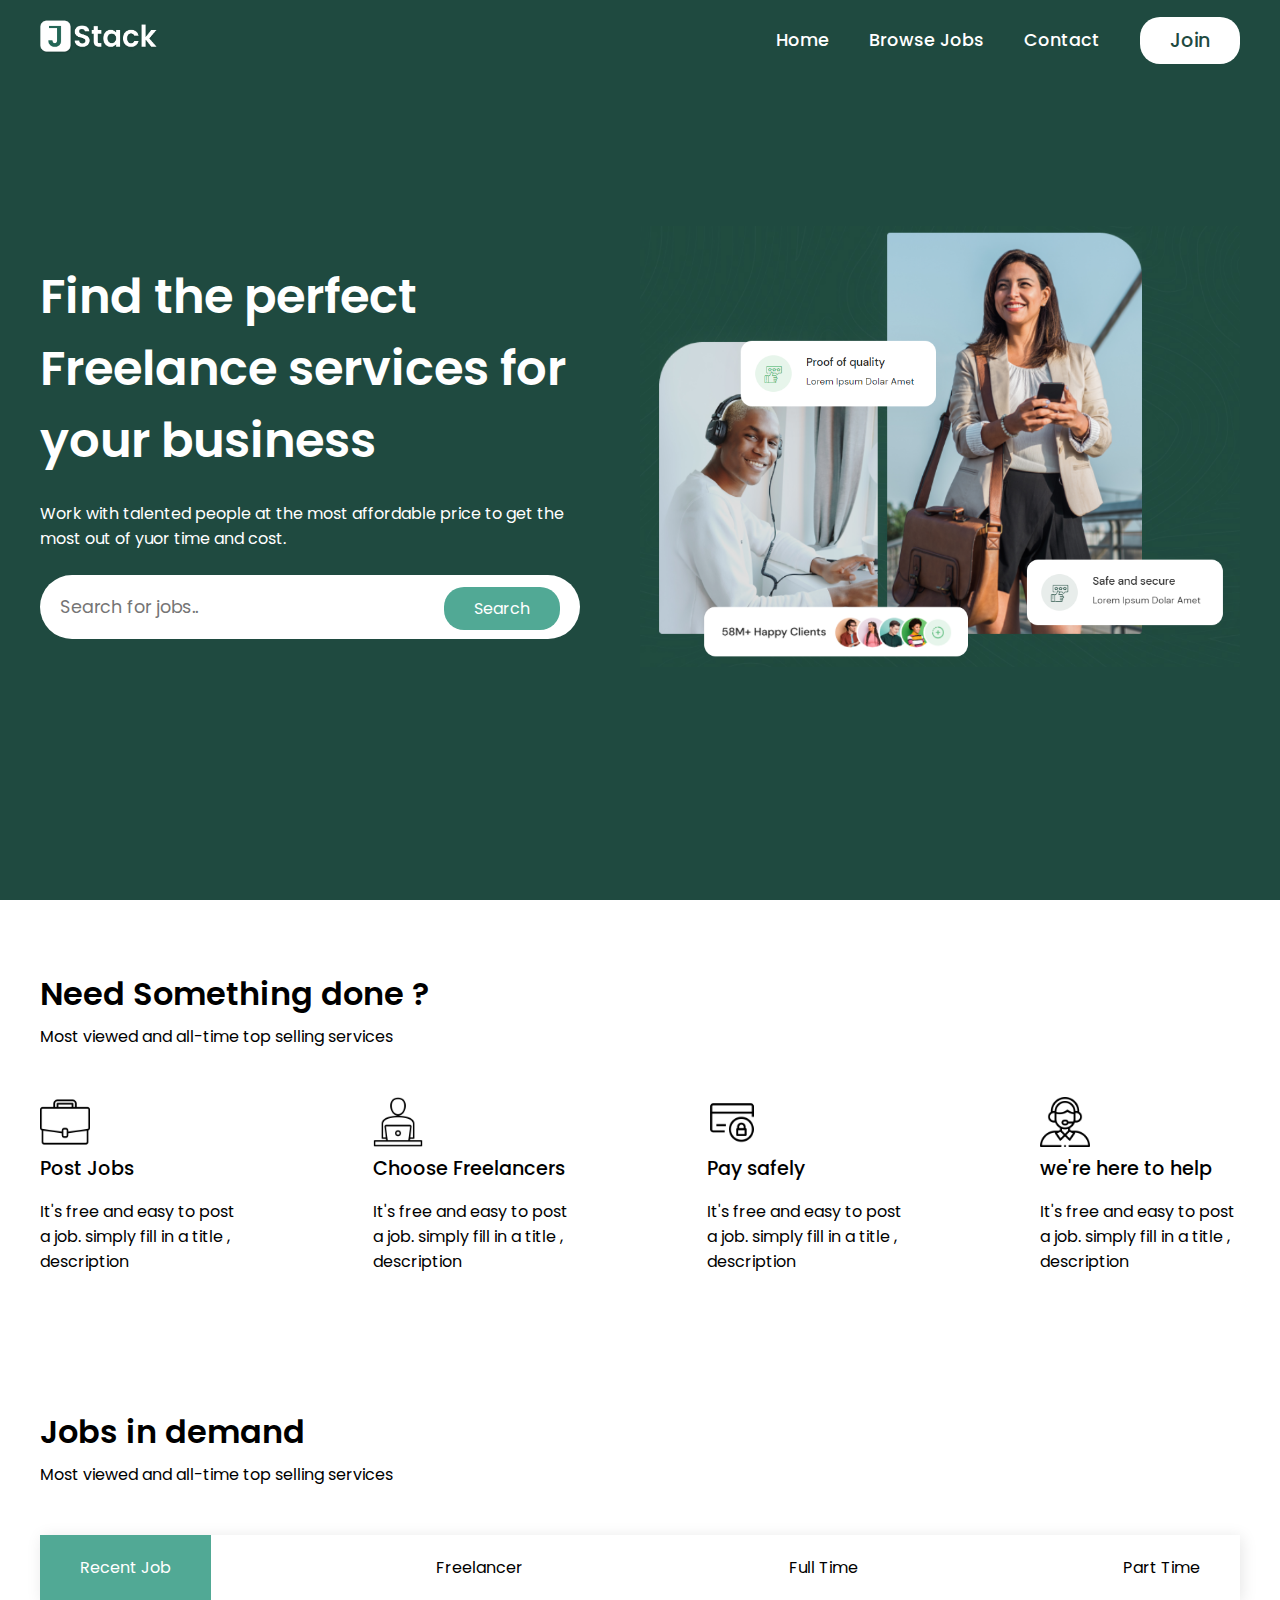
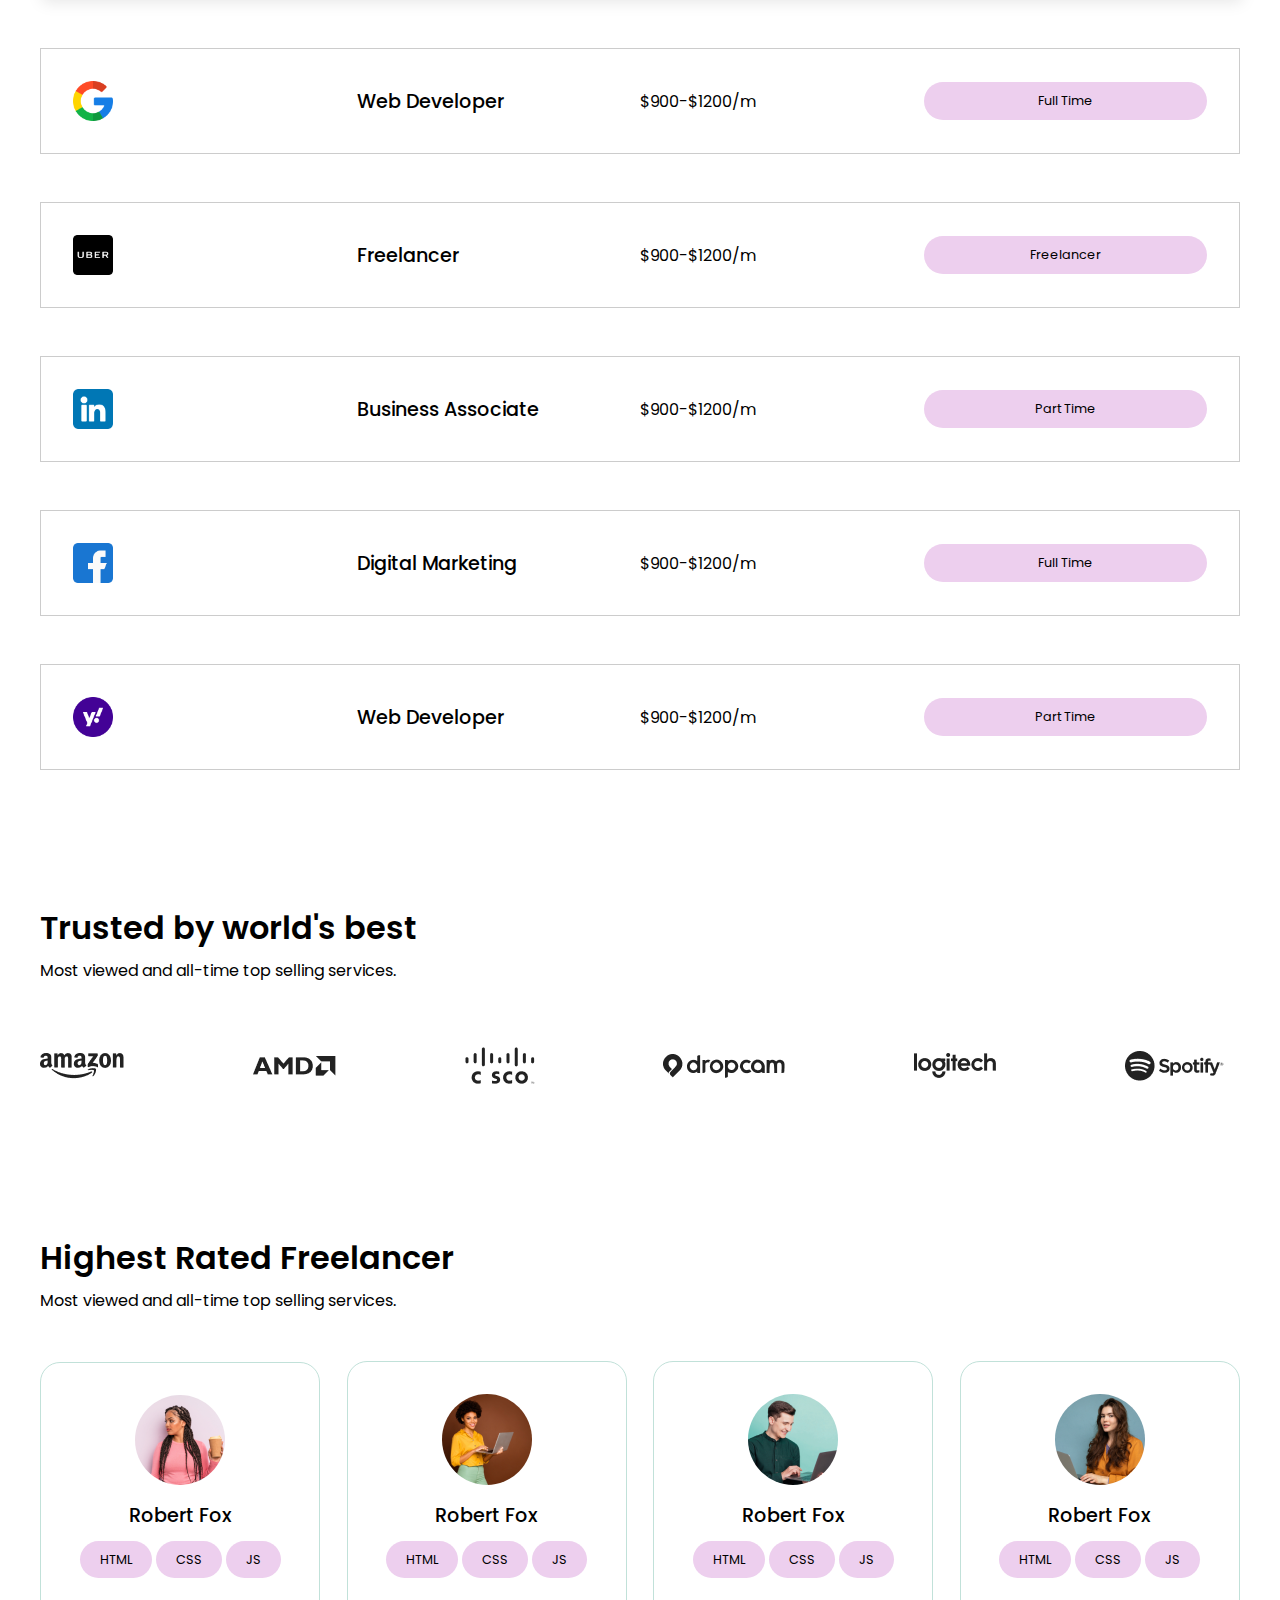
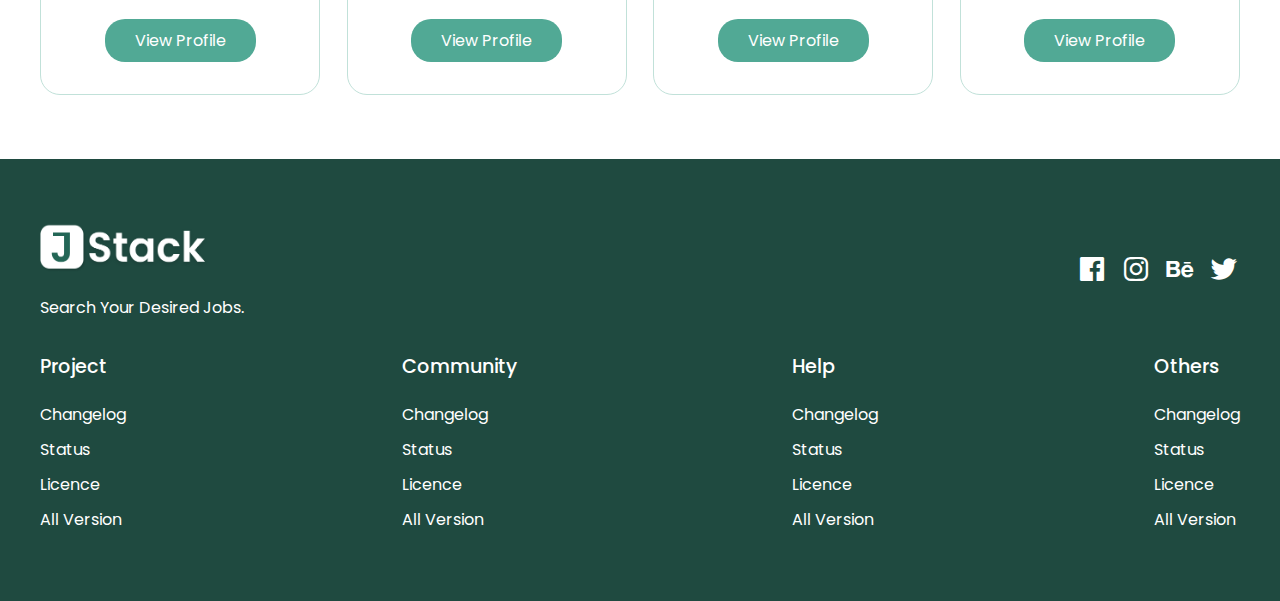
<file: index.html>
<!DOCTYPE html>
<html lang="en">

<head>
    <meta charset="UTF-8">
    <meta name="viewport" content="width=device-width, initial-scale=1.0">
    <title>JSTACK - Job Search</title>
    <link href='https://unpkg.com/boxicons@2.1.4/css/boxicons.min.css' rel='stylesheet'>

    <link rel="stylesheet" href="css/style.css">
</head>

<body>
    <!-- //Header section -->
    
    <header>

        <div id="navbar" class="obj-width">
            <a href="index.html"><img class="logo" src="assets/images/logo.png" alt=""></a>
            <ul id="menu">
                <li><a href="">Home</a></li>
                <li><a href="jobs/job.html">Browse Jobs</a></li>
                <li><a href="contact.html">Contact</a></li>
                <li><button id="w-button">Join</button></li>

            </ul>
            <i id="bar" class='bx bx-menu'></i>
        </div>
    </header>

    <!-- Hero Section -->
    <section class="hero">
        <div class="hero-box obj-width">
            <div class="h-left">
                <h1>Find the perfect Freelance services for your business</h1>
                <p>Work with talented people at the most
                    affordable price to get the most out of yuor time and cost.</p>

                <div class="search">
                    <input type="text" placeholder="Search for jobs..">
                    <a href="#" id="g-button">Search</a>
                </div>

            </div>

            <div class="h-right">
                <img src="assets/images/hero.PNG" alt="">

            </div>
        </div>

    </section>

    <!-- features section -->

    <section class="features sec-space obj-width">
        <h2>Need Something done ?</h2>
        <p>Most viewed and all-time top selling services</p>

        <div class="fe-box">
            <div>
                <img src="assets/images/fe 1.png" alt="">
                <h3>Post Jobs</h3>
                <p>It's free and easy to post a job. simply fill in a title , description</p>
            </div>

            <div>
                <img src="assets/images/fe 2.png" alt="">
                <h3>Choose Freelancers</h3>
                <p>It's free and easy to post a job. simply fill in a title , description</p>
            </div>

            <div>
                <img src="assets/images/fe 3.png" alt="">
                <h3>Pay safely</h3>
                <p>It's free and easy to post a job. simply fill in a title , description</p>
            </div>

            <div>
                <img src="assets/images/fe 4.png" alt="">
                <h3>we're here to help</h3>
                <p>It's free and easy to post a job. simply fill in a title , description</p>
            </div>

        </div>

    </section>

<!-- job listing section -->

    <section class="jobs sec-space obj-width">
        <h2>Jobs in demand</h2>
        <p>Most viewed and all-time top selling services</p>

        <ul class="job-id">
        <li data-target="all" class="active">Recent Job</li>
        <li data-target="freelancer">Freelancer</li>
        <li data-target="fullTime">Full Time</li>
        <li data-target="partTime">Part Time</li>


        </ul>

        <div class="jobs-container">

            <li class="jList" data-item="fullTime">
                <img src="assets/images/google.png" alt="">
                <h3>Web Developer</h3>
                <p>$900-$1200/m</p>
                <span id="key">Full Time</span>

            </li>

            <li class="jList" data-item="freelancer">
                <img src="assets/images/uber.png" alt="">
                <h3>Freelancer</h3>
                <p>$900-$1200/m</p>
                <span id="key">Freelancer</span>

            </li>

            <li class="jList" data-item="partTime">
                <img src="assets/images/linkedin.png" alt="">
                <h3>Business Associate</h3>
                <p>$900-$1200/m</p>
                <span id="key">Part Time</span>

            </li>

            <li class="jList" data-item="fullTime">
                <img src="assets/images/facebook (1).png" alt="">
                <h3>Digital Marketing</h3>
                <p>$900-$1200/m</p>
                <span id="key">Full Time</span>

            </li>

            <li class="jList" data-item="partTime">
                <img src="assets/images/yahoo.png" alt="">
                <h3>Web Developer</h3>
                <p>$900-$1200/m</p>
                <span id="key">Part Time</span>

            </li>
        </div>

    </section>
<!-- Trust Brand Sections -->
    <section class="trust sec-space obj-width">
        <h2>Trusted by world's best</h2>
        <p>Most viewed and all-time top selling services.</p>
        <div class="t-box">
            <img src="assets/images/t1.png" alt="">
            <img src="assets/images/t2.png" alt="">
            <img src="assets/images/t3.png" alt="">
            <img src="assets/images/t4.png" alt="">
            <img src="assets/images/t5.png" alt="">
            <img src="assets/images/t6.png" alt="">

        </div>


    </section>


    <!-- Team  Section  -->
    <section class="team sec-space obj-width">
        <h2>Highest Rated Freelancer</h2>
        <p>Most viewed and all-time top selling services.</p>
         
        <div class="team-container">

            <div class="fl-box">

                <img src="assets/images/fl-1.png" alt="">
                <h3>Robert Fox</h3>
                <div class="skill">
                    <span id="key">HTML</span>
                    <span id="key">CSS</span>
                    <span id="key">JS</span>

                </div>
                <a href="#" id="g-button">View Profile</a>
            </div>

            <div class="fl-box">
                <img src="assets/images/fl-2.png" alt="">
                <h3>Robert Fox</h3>
                <div class="skill">
                    <span id="key">HTML</span>
                    <span id="key">CSS</span>
                    <span id="key">JS</span>

                </div>
                <a href="#" id="g-button">View Profile</a>
            </div>

            <div class="fl-box">
                <img src="assets/images/fl-3.png" alt="">
                <h3>Robert Fox</h3>
                <div class="skill">
                    <span id="key">HTML</span>
                    <span id="key">CSS</span>
                    <span id="key">JS</span>

                </div>
                <a href="#" id="g-button">View Profile</a>
            </div>

            <div class="fl-box">
                <img src="assets/images/fl-4.png" alt="">
                <h3>Robert Fox</h3>
                <div class="skill">
                    <span id="key">HTML</span>
                    <span id="key">CSS</span>
                    <span id="key">JS</span>

                </div>
                <a href="#" id="g-button">View Profile</a>
            </div>
        </div>


    </section>

<!-- **************** -->
    <!-- footer section -->

    <footer class="footer">
        <div class="obj-width">

            <div class="top">

                <div>
                    <img class="logo" src="assets/images/logo.png" alt="">
                    <p>Search Your Desired Jobs.</p>
                </div>
                <div>
                    <a href="#"><i class='bx bxl-facebook-square'></i></a>
                    <a href="#"><i class='bx bxl-instagram' ></i></a>
                    <a href="#"><i class='bx bxl-behance' ></i></a>
                    <a href="#"><i class='bx bxl-twitter' ></i></i></a>

                </div>
            </div>

            <div class="bottom">
                <div>
                    <h3>Project</h3>
                    <a href="#">Changelog</a>
                    <a href="#">Status</a>
                    <a href="#">Licence</a>
                    <a href="#">All Version</a>

                </div>
                <div>
                    <h3>Community</h3>
                    <a href="#">Changelog</a>
                    <a href="#">Status</a>
                    <a href="#">Licence</a>
                    <a href="#">All Version</a>

                </div>
                <div>
                    <h3>Help</h3>
                    <a href="#">Changelog</a>
                    <a href="#">Status</a>
                    <a href="#">Licence</a>
                    <a href="#">All Version</a>

                </div>
                <div>
                    <h3>Others</h3>
                    <a href="#">Changelog</a>
                    <a href="#">Status</a>
                    <a href="#">Licence</a>
                    <a href="#">All Version</a>

                </div>
            </div>
        </div>

    </footer>

    <script src="js/script.js"></script>
    <script src="js/toggle.js"></script>
</body>

</html>
</file>
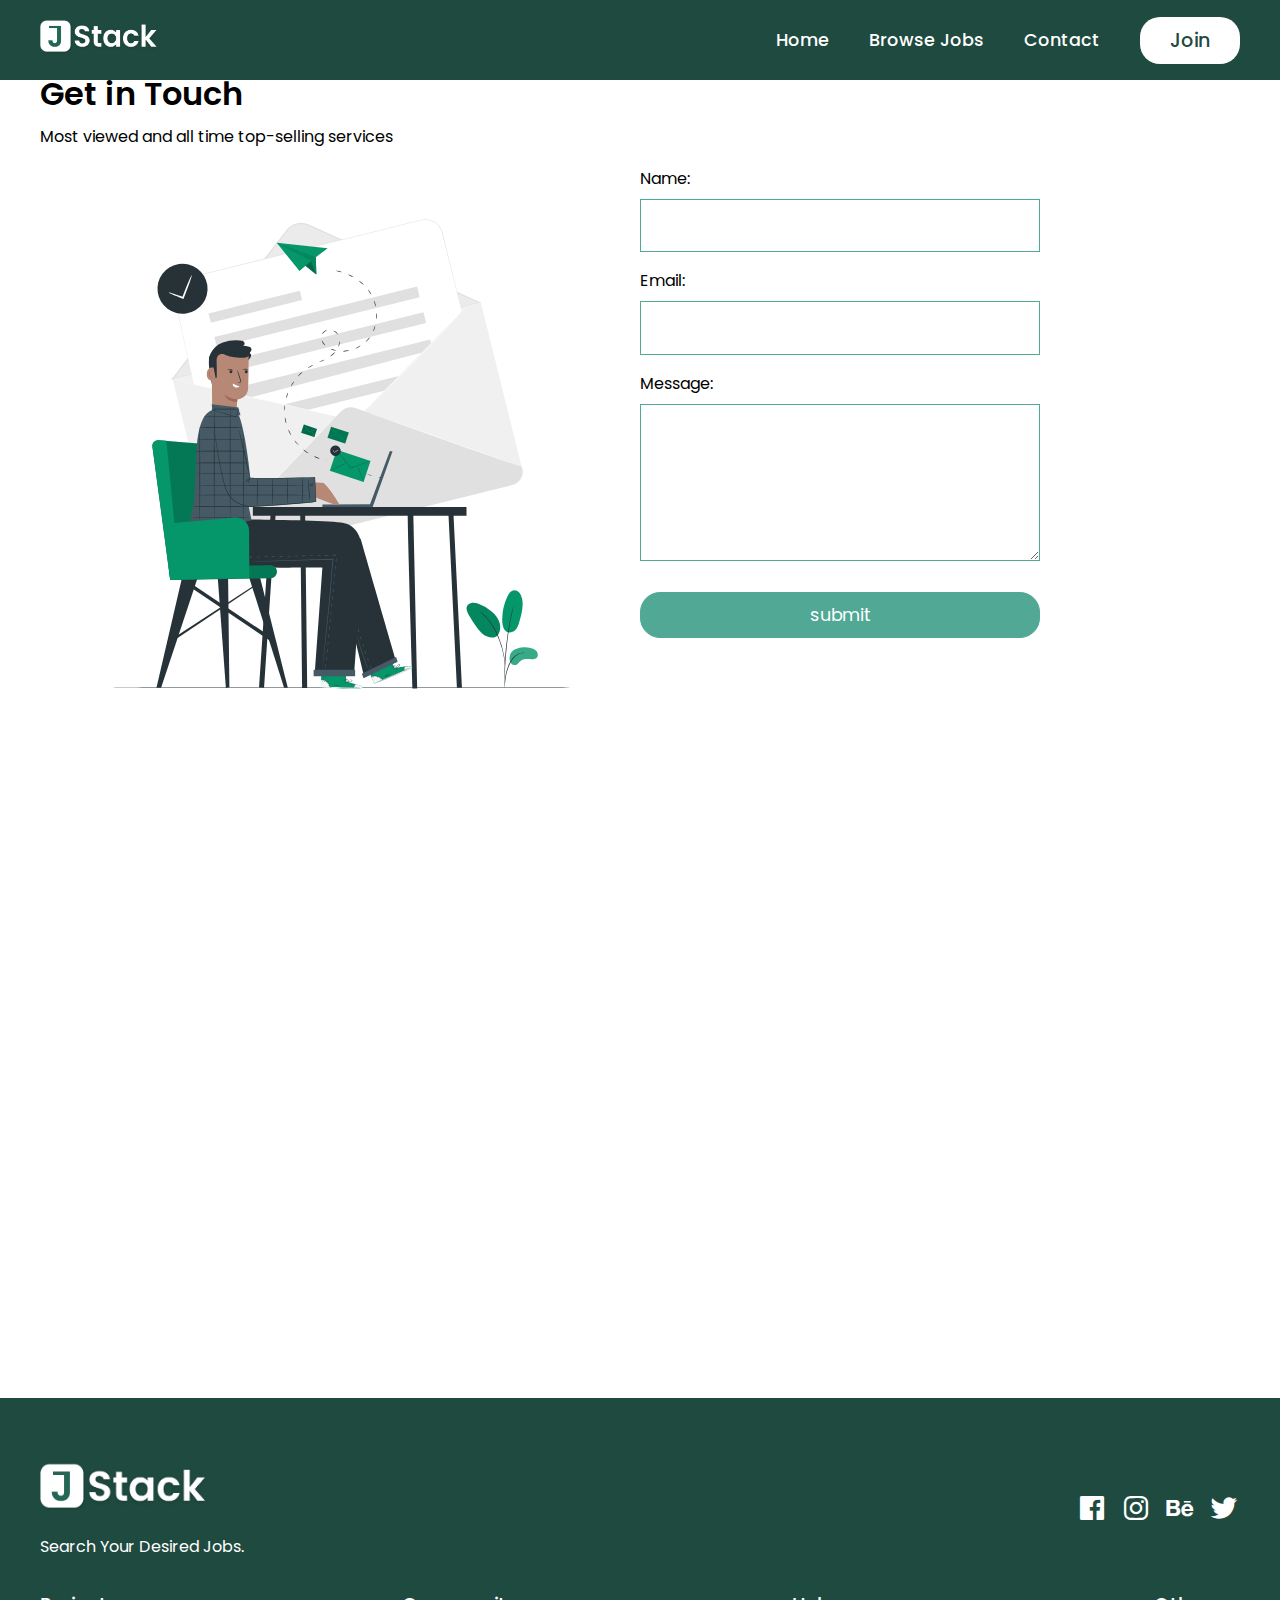
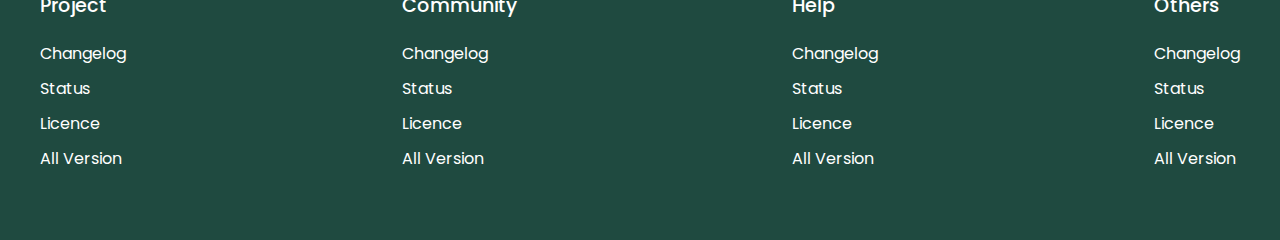
<file: contact.html>
<!DOCTYPE html>
<html lang="en">

<head>
    <meta charset="UTF-8">
    <meta name="viewport" content="width=device-width, initial-scale=1.0">
    <title>JSTACK - Job Search</title>
    <link href='https://unpkg.com/boxicons@2.1.4/css/boxicons.min.css' rel='stylesheet'>

    <link rel="stylesheet" href="css/style.css">
</head>

<body>
    <!-- //Header section -->

    <header>

        <div id="navbar" class="obj-width">
            <a href="index.html"><img class="logo" src="assets/images/logo.png" alt=""></a>
            <ul id="menu">
                <li><a href="">Home</a></li>
                <li><a href="/jobs/job.html">Browse Jobs</a></li>
                <li><a href="contact.html">Contact</a></li>
                <li><button id="w-button">Join</button></li>

            </ul>
            <i id="bar" class='bx bx-menu'></i>
        </div>
    </header>

    <!-- Contact page -->

    <section class="contact obj-width sec-space">

        <div class="contact-img">
            <h2>Get in Touch</h2>
            <p>Most viewed and all time top-selling services</p>
            <img src="assets/images/contact.svg" alt="">

        </div>
        <form id="contact-form" method="POST" action="send_email.php">

            <label for="name">Name:</label>
            <input type="text" id="name" name="name" autocomplete="off" required>

            <label for="email">Email:</label>
            <input type="email" id="email" name="email" autocomplete="off" required>


            <label for="message">Message:</label>
            <textarea name="message" id="message" rows="5" required>

            </textarea>
            <input type="submit" id="g-button" value="submit">
        </form>

    </section>

    <!-- google maps section -->

    <section class="contact obj-width sec-space" >

        <iframe 
        src="https://www.google.com/maps/embed?pb=!1m18!1m12!1m3!1d224345.897969945!2d77.04417211070437!3d28.527554409214392!2m3!1f0!2f0!3f0!3m2!1i1024!2i768!4f13.1!3m3!1m2!1s0x390cfd5b347eb62d%3A0x52c2b7494e204dce!2sNew%20Delhi%2C%20Delhi!5e0!3m2!1sen!2sin!4v1734550883168!5m2!1sen!2sin"
         width="100%"
          height="450" 
          style="border:0;" 
          allowfullscreen="" loading="lazy" referrerpolicy="no-referrer-when-downgrade">


        </iframe>

    </section>

    <!-- footer section -->

    <footer class="footer">
        <div class="obj-width">

            <div class="top">

                <div>
                    <img class="logo" src="assets/images/logo.png" alt="">
                    <p>Search Your Desired Jobs.</p>
                </div>
                <div>
                    <a href="#"><i class='bx bxl-facebook-square'></i></a>
                    <a href="#"><i class='bx bxl-instagram'></i></a>
                    <a href="#"><i class='bx bxl-behance'></i></a>
                    <a href="#"><i class='bx bxl-twitter'></i></i></a>

                </div>
            </div>

            <div class="bottom">
                <div>
                    <h3>Project</h3>
                    <a href="#">Changelog</a>
                    <a href="#">Status</a>
                    <a href="#">Licence</a>
                    <a href="#">All Version</a>

                </div>
                <div>
                    <h3>Community</h3>
                    <a href="#">Changelog</a>
                    <a href="#">Status</a>
                    <a href="#">Licence</a>
                    <a href="#">All Version</a>

                </div>
                <div>
                    <h3>Help</h3>
                    <a href="#">Changelog</a>
                    <a href="#">Status</a>
                    <a href="#">Licence</a>
                    <a href="#">All Version</a>

                </div>
                <div>
                    <h3>Others</h3>
                    <a href="#">Changelog</a>
                    <a href="#">Status</a>
                    <a href="#">Licence</a>
                    <a href="#">All Version</a>

                </div>
            </div>
        </div>

    </footer>

    <script src="js/script.js"></script>
    <script src="js/toggle.js"></script>
</body>

</html>
</file>
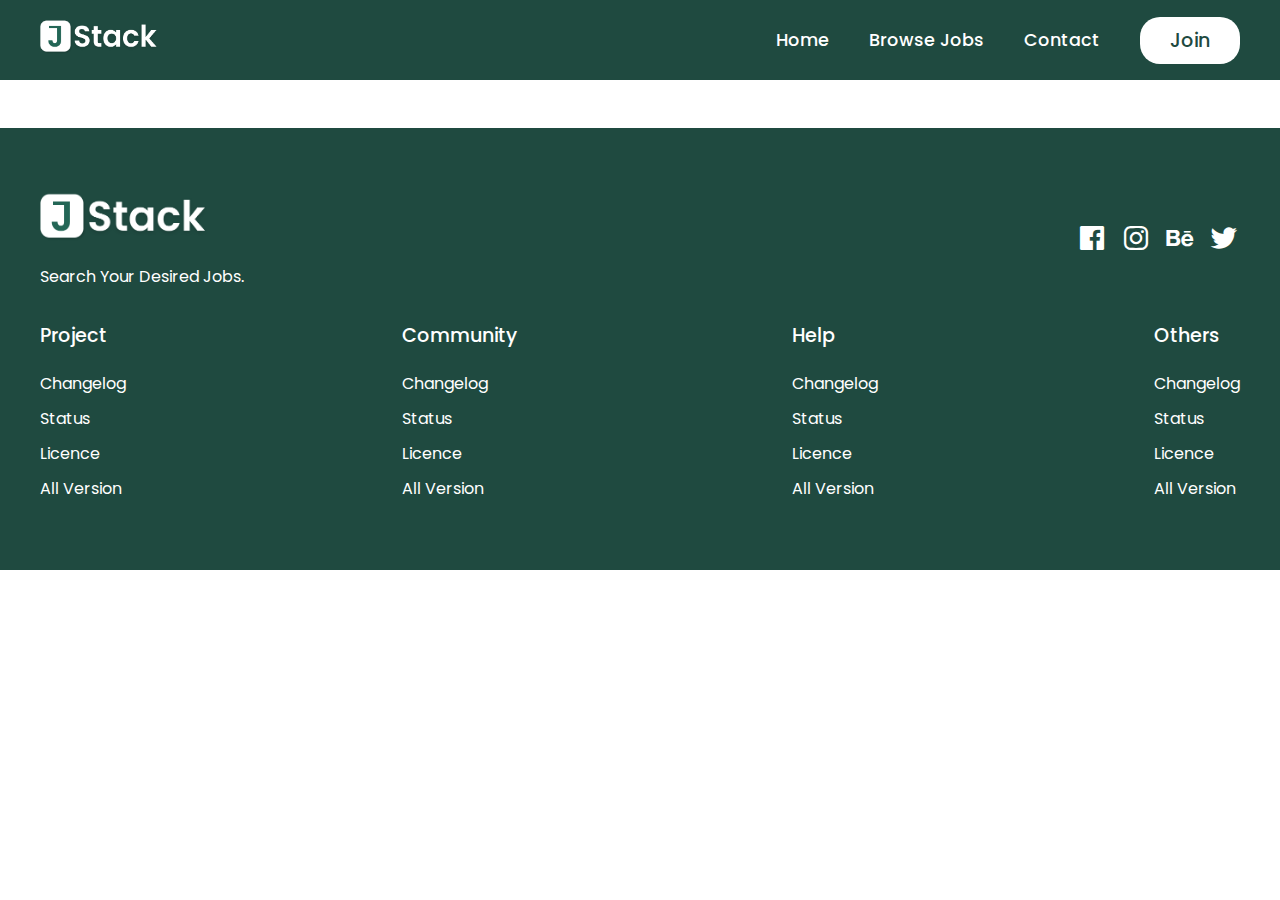
<file: jobs/job-details.html>
<!DOCTYPE html>
<html lang="en">

<head>
    <meta charset="UTF-8">
    <meta name="viewport" content="width=device-width, initial-scale=1.0">
    <title>JSTACK - Job Search</title>
    <link href='https://unpkg.com/boxicons@2.1.4/css/boxicons.min.css' rel='stylesheet'>

    <link rel="stylesheet" href="../css/style.css">
</head>

<body>
    <!-- //Header section -->

    <header>

        <div id="navbar" class="obj-width">
            <a href="../index.html"><img class="logo" src="../assets/images/logo.png" alt=""></a>
            <ul id="menu">
                <li><a href="../index.html">Home</a></li>
                <li><a href="../jobs/job.html">Browse Jobs</a></li>
                <li><a href="../contact.html">Contact</a></li>
                <li><button id="w-button">Join</button></li>

            </ul>
            <i id="bar" class='bx bx-menu'></i>
        </div>
    </header>

    <!-- //banner section -->

    <div id="jobDetails" class="extra-space obj-width">
        

    </div>

    <!-- footer section -->

    <footer class="footer">
        <div class="obj-width">

            <div class="top">

                <div>
                    <img class="logo" src="../assets/images/logo.png" alt="">
                    <p>Search Your Desired Jobs.</p>
                </div>
                <div>
                    <a href="#"><i class='bx bxl-facebook-square'></i></a>
                    <a href="#"><i class='bx bxl-instagram'></i></a>
                    <a href="#"><i class='bx bxl-behance'></i></a>
                    <a href="#"><i class='bx bxl-twitter'></i></i></a>

                </div>
            </div>

            <div class="bottom">
                <div>
                    <h3>Project</h3>
                    <a href="#">Changelog</a>
                    <a href="#">Status</a>
                    <a href="#">Licence</a>
                    <a href="#">All Version</a>

                </div>
                <div>
                    <h3>Community</h3>
                    <a href="#">Changelog</a>
                    <a href="#">Status</a>
                    <a href="#">Licence</a>
                    <a href="#">All Version</a>

                </div>
                <div>
                    <h3>Help</h3>
                    <a href="#">Changelog</a>
                    <a href="#">Status</a>
                    <a href="#">Licence</a>
                    <a href="#">All Version</a>

                </div>
                <div>
                    <h3>Others</h3>
                    <a href="#">Changelog</a>
                    <a href="#">Status</a>
                    <a href="#">Licence</a>
                    <a href="#">All Version</a>

                </div>
            </div>
        </div>

    </footer>

    <script>
        document.
        addEventListener("DOMContentLoaded",()=> {
            const urlParam= new URLSearchParams(window.location.search);
            const index= urlParam.get("id")  
            const selectJob= jCategory[index];

            const jobDetailsContainer= document.getElementById("jobDetails");
            jobDetailsContainer.innerHTML= `

             <div class="job-header">
            <div class="job-img-row">
                <img src="${selectJob.image}" alt="">
                <div>
                    <h2>${selectJob.companyName}</h2>
                    <span>${selectJob.location}</span>
                </div>
            </div>
            <a href="#" id="g-button">Apply Now</a>
        </div>

     

        <div class="features  obj-width">

            <div class="fe-box">
                <div>
                    <img src="../assets/images/vacancy.png" alt="">
                    <h3>Vacancy</h3>
                    <p>${selectJob.vacancy}</p>
                </div>

                <div>
                    <img src="../assets/images/fe 1.png" alt="">
                    <h3>Position</h3>
                    <p>${selectJob.title}</p>
                </div>

                <div>
                    <img src="../assets/images/hour.png" alt="">
                    <h3>Hours</h3>
                    <p>${selectJob.hours}</p>
                </div>

                <div>
                    <img src="../assets/images/salary.png" alt="">
                    <h3>Salary</h3>
                    <p>${selectJob.rate}</p>
                </div>

            </div>

        </div>

        <div class="job-description sec-space">
            <h3>Job Description</h3>
            <p>
            ${selectJob.description}
               
            </p>
            <h3>Employment Staus</h3>
            <p>${selectJob.av}</p>
            <h3>Workplace</h3>
            <p>${selectJob.workplace}</p>

            <h3>Educational Requirements</h3>
            <p>${selectJob.education}</p>

            <h3>Experience Requirements</h3>
            <p>${selectJob.experience}</p>

        </div>
            
            
            `;
        });
    </script>

    <script src="job-list.js"></script>
    <script src="../js/toggle.js"></script>
    <script src="jobsearch.js"></script>
</body>

</html>
</file>
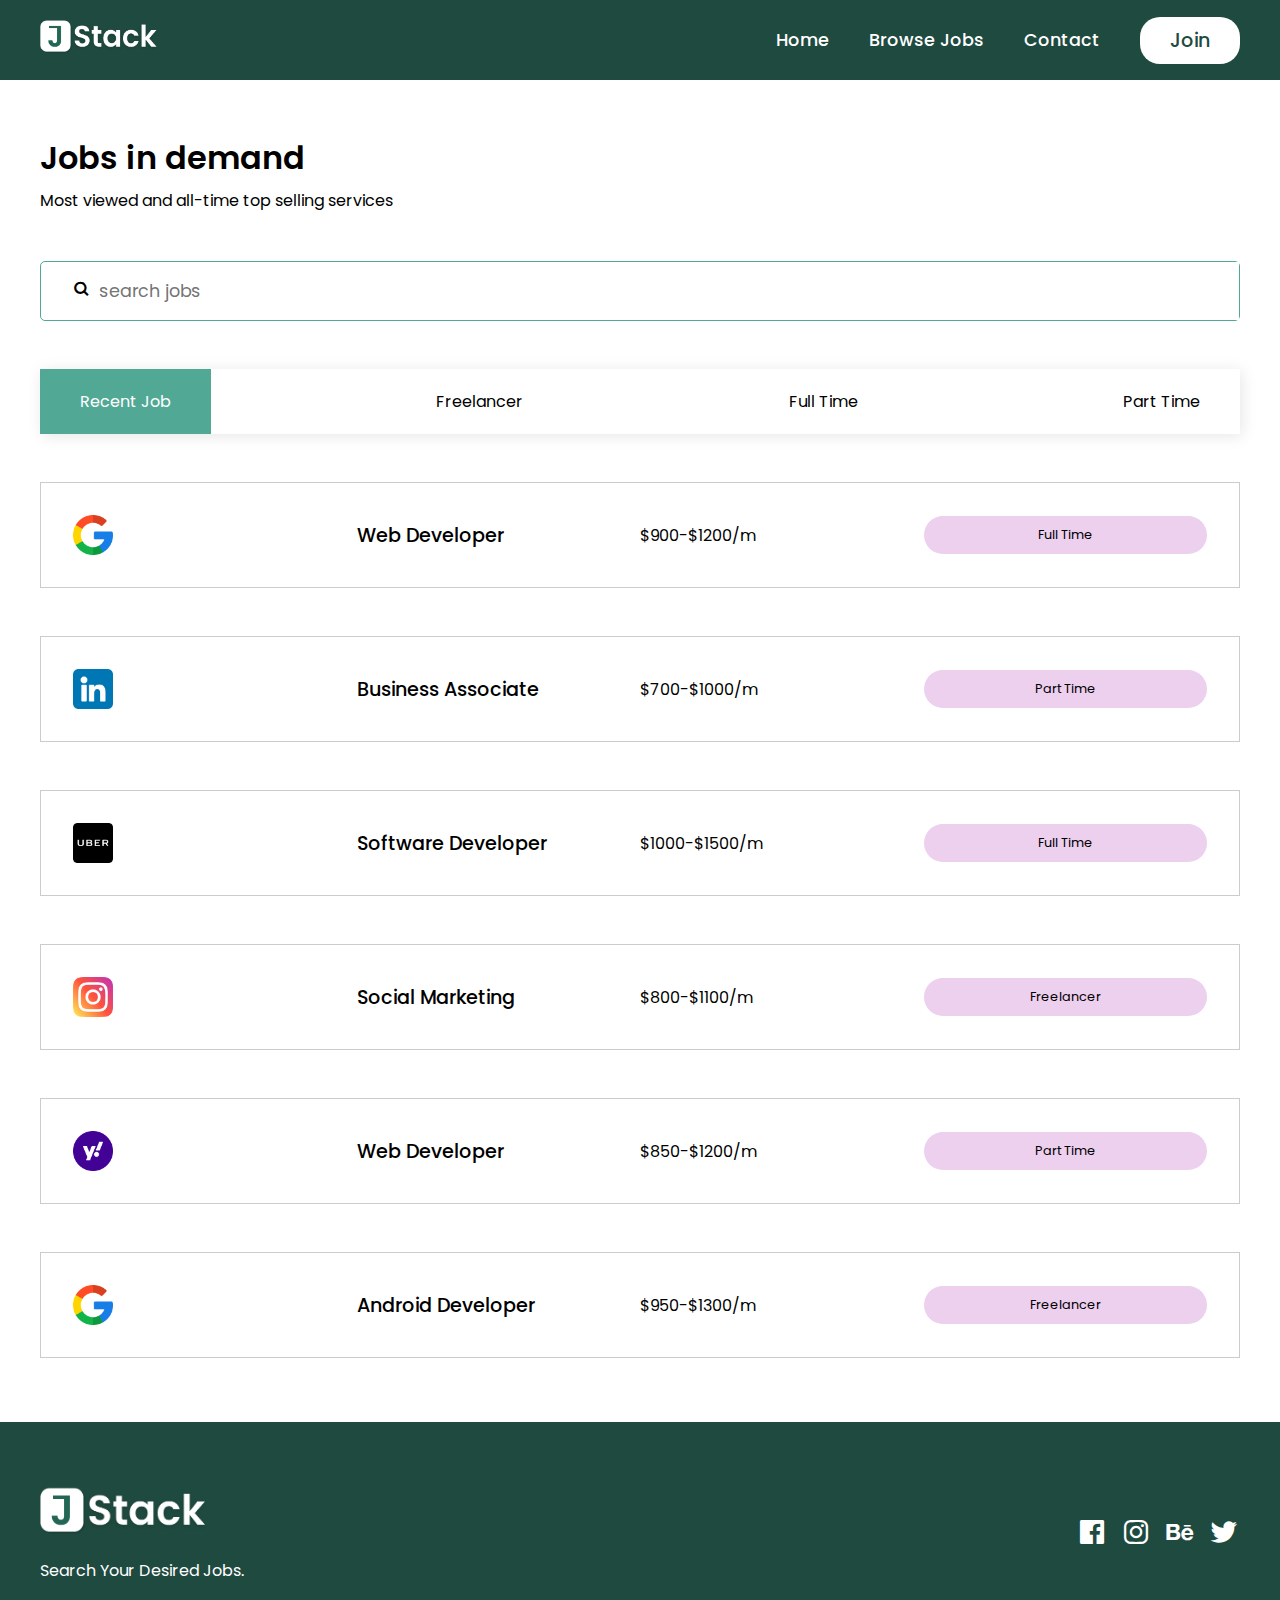
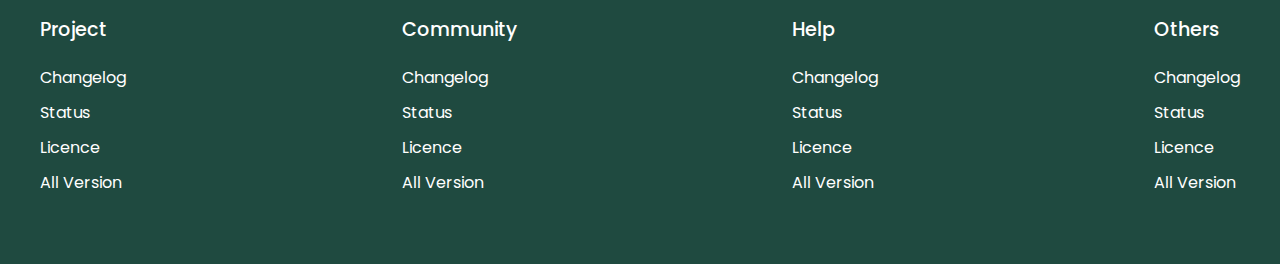
<file: jobs/job.html>
<!DOCTYPE html>
<html lang="en">

<head>
    <meta charset="UTF-8">
    <meta name="viewport" content="width=device-width, initial-scale=1.0">
    <title>JSTACK - Job Search</title>
    <link href='https://unpkg.com/boxicons@2.1.4/css/boxicons.min.css' rel='stylesheet'>

    <link rel="stylesheet" href="../css/style.css">
</head>

<body>
    <!-- //Header section -->

    <header>

        <div id="navbar" class="obj-width">
            <a href="../index.html"><img class="logo" src="../assets/images/logo.png" alt=""></a>
            <ul id="menu">
                <li><a href="../index.html">Home</a></li>
                <li><a href="">Browse Jobs</a></li>
                <li><a href="../contact.html">Contact</a></li>
                <li><button id="w-button">Join</button></li>

            </ul>
            <i id="bar" class='bx bx-menu'></i>
        </div>
    </header>




    <!-- job listing section -->

    <section class="jobs sec-space obj-width extra-space">
        <h2>Jobs in demand</h2>
        <p>Most viewed and all-time top selling services</p>

        <form>
            <i><i class='bx bx-search'></i></i>
            <input type="text" placeholder="search jobs" id="searchBar">
        </form>

        <ul class="job-id">
            <li data-target="all" class="active">Recent Job</li>
            <li data-target="freelancer">Freelancer</li>
            <li data-target="fullTime">Full Time</li>
            <li data-target="partTime">Part Time</li>


        </ul>

        <div class="jobs-container" id="root">
 
        </div>

    </section>



    <!-- footer section -->

    <footer class="footer">
        <div class="obj-width">

            <div class="top">

                <div>
                    <img class="logo" src="../assets/images/logo.png" alt="">
                    <p>Search Your Desired Jobs.</p>
                </div>
                <div>
                    <a href="#"><i class='bx bxl-facebook-square'></i></a>
                    <a href="#"><i class='bx bxl-instagram'></i></a>
                    <a href="#"><i class='bx bxl-behance'></i></a>
                    <a href="#"><i class='bx bxl-twitter'></i></i></a>

                </div>
            </div>

            <div class="bottom">
                <div>
                    <h3>Project</h3>
                    <a href="#">Changelog</a>
                    <a href="#">Status</a>
                    <a href="#">Licence</a>
                    <a href="#">All Version</a>

                </div>
                <div>
                    <h3>Community</h3>
                    <a href="#">Changelog</a>
                    <a href="#">Status</a>
                    <a href="#">Licence</a>
                    <a href="#">All Version</a>

                </div>
                <div>
                    <h3>Help</h3>
                    <a href="#">Changelog</a>
                    <a href="#">Status</a>
                    <a href="#">Licence</a>
                    <a href="#">All Version</a>

                </div>
                <div>
                    <h3>Others</h3>
                    <a href="#">Changelog</a>
                    <a href="#">Status</a>
                    <a href="#">Licence</a>
                    <a href="#">All Version</a>

                </div>
            </div>
        </div>

    </footer>

    <script src="job-list.js"></script>
    <script src="../js/toggle.js"></script>
    <script src="jobsearch.js"></script>
</body>

</html>
</file>
<file: css/style.css>
@import url('https://fonts.googleapis.com/css2?family=League+Spartan:wght@100..900&family=Open+Sans:ital,wght@0,300..800;1,300..800&family=Playfair+Display:ital,wght@0,400..900;1,400..900&family=Poppins:ital,wght@0,100;0,200;0,300;0,400;0,500;0,600;0,700;0,800;0,900;1,100;1,200;1,300;1,400;1,500;1,600;1,700;1,800;1,900&display=swap');

/* CSS Variables */
:root {
    --font-primary: 'Poppins', sans-serif;
    --font-secondary: 'Open Sans', sans-serif;
    --font-accent: 'Playfair Display', serif;
    

    --font-size-h1: 3rem;
    --font-size-h2: 2rem;
    --font-size-h3: 1.2rem;
    --font-weight-bold: 600;
    --font-weight-medium: 500;
    --spacing-small: 1rem;
    --spacing-medium: 4rem;
    --spacing-large: 8rem;
    --line-height-h2: 60px;
    --max-width: 1200px;

    /* Colors */

    --navbar-bg-color: #1f4a40;
    /* Your background color */
    --white-color: #fff;
    /* Your white color */
    --black-color: #000;
    /* Your black color */
    --button-bg-color: #51a995;
    --border-color: #ccc;
}



/* Global Reset */
* {
    margin: 0;
    padding: 0;
    box-sizing: border-box;
    font-family: var(--font-primary);
}

/* Prevent horizontal scrolling */
html, body {
    overflow-x: hidden;
}

 body {
    position: relative;
  

}

/* Typography */
h1 {
    font-size: var(--font-size-h1);
    font-weight: var(--font-weight-bold);
}

h2 {
    font-size: var(--font-size-h2);
    font-weight: var(--font-weight-bold);
    line-height: var(--line-height-h2);
}

h3 {
    font-size: var(--font-size-h3);
    font-weight: var(--font-weight-medium);
    padding-bottom: var(--spacing-small);
}

/* Spacing Utilities */
.sec-space {
    padding: var(--spacing-medium) 0;
}

.extra-space {
    padding-top: var(--spacing-large);
}

/* Layout */
.obj-width {
    max-width: var(--max-width);
    margin: auto;
}

/* buttons */

#w-button {
    margin-left: 40px;
    background-color: var(--white-color);
    border-radius: 20px;
    padding: 9px 30px;
    color: var(--navbar-bg-color);
    font-weight: 500;
    font-size: 1.2rem;
    border: none;
    box-shadow: none;


}

#g-button {
    background-color: var(--button-bg-color);
    text-decoration: none;
    color: var(--white-color);
    padding: 9px 30px;
    border-radius: 20px;
    cursor: pointer;
}


/* Nav Bar  */

header {
    background-color: var(--navbar-bg-color);
    position: fixed;
    top: 0;
    right: 0;
    width: 100%;
    z-index: 999;
}

#navbar {

    display: flex;
    justify-content: space-between;
    align-items: center;
    height: 80px;
}

#navbar .logo {
    width: 120px;
}

#menu {
    display: flex;
    justify-content: flex-end;

    align-items: center;
    list-style: none;
}


#menu li a {
    color: var(--white-color);
    text-decoration: none;
    margin-left: 40px;
    font-size: 1.1rem;
    font-weight: 500;
}

#bar {
    display: none;
    color: var(--white-color);

}

/* hero section */

.hero {
    background-color: var(--navbar-bg-color);
}

.hero-box {
    display: flex;
    justify-content: space-between;
    align-items: center;
    height: 100vh;
}

.h-left {
    width: 45%;
    color: var(--white-color);
}

.h-left p {
    padding: 1.5rem 0;
}

.h-right {
    width: 50%;
}

.h-right img {
    width: 100%;
    object-fit: cover;

}

.search {
    position: relative;
}

.search input {
    width: 100%;
    height: 4rem;
    border-radius: 35px;
    padding: 0 20px;
    font-size: 1.1rem;
    border: none;
    outline: none;

}

.search a {
    position: absolute;
    top: 12px;
    right: 20px;
}


/* features sections( home page) */

.features .fe-box {
    display: flex;
    justify-content: space-between;
    align-items: center;
    flex-wrap: wrap;


}

.features .fe-box img {
    width: 50px;
    margin-top: 3rem;
}

.features .fe-box div {
    width: 200px;
}

/* job listing -section */

.jobs .job-id {
    margin-top: 3rem;
    display: flex;
    justify-content: space-between;
    align-items: center;
    list-style: none;
    box-shadow: 2px 2px 15px rgba(0, 0, 0, 0.1);

}

.jobs .job-id li {
    padding: 20px 40px;
    color: var(--black-color);
    cursor: pointer;
}

.jobs .job-id li.active {
    background-color: var(--button-bg-color);
    color: var(--white-color);
}

.jobs .jList {
    display: grid;
    grid-template-columns: repeat(4, 1fr);
    margin-top: 3rem;
    border: 1px solid var(--border-color);
    align-items: center;
    justify-content: start;
    padding: 2rem 2rem;
    color: var(--black-color);
    cursor: pointer;



}

.jobs .jList span {
    text-align: center;
}

.jobs .jList img {
    width: 40px;
}

.jobs .jList h3 {

    padding-bottom: 0
}

.jobs .jList:hover {
    background-color: #ecf1ee;
}

.jobs .jList.delete {
    display: none;
}


/* brand sectiong styling */

.trust .t-box {
    display: flex;
    justify-content: space-between;
    align-items: center;
    flex-wrap: wrap;
    padding-top: 3rem;

}

.trust .t-box img {
    margin: 1rem 1rem 1rem 0;
}

/* Team section styling */

.team-container {
    display: flex;
    justify-content: space-between;
    align-items: center;
    flex-wrap: wrap;
}

.team-container .fl-box {
    width: 280px;
    border: 1px solid #c1e1d9;
    padding: 2rem 0;
    border-radius: 20px;
    margin-top: 3rem;
    display: flex;
    flex-direction: column;
    justify-content: center;
    align-items: center;

}

.fl-box img {
    border-radius: 50%;
    margin-bottom: 1rem;
}


.skill {
    padding-bottom: 3rem;
}

#key {
    font-size: 0.8rem;
    background-color: #edcfee;
    border-radius: 20px;
    padding: 10px 20px;

}


/* //footer styling */

footer {
    background: var(--navbar-bg-color);
    color: var(--white-color);
    padding: 4rem 0;

}

.top {
    display: flex;
    justify-content: space-between;
    align-items: center;
    text-align: start;
    flex-wrap: wrap;
}

.top .logo {
    width: 170px;
    margin-bottom: 1rem;
}

.top i {
    color: var(--white-color);
    font-size: 2rem;
    margin-left: 0.5rem;
}

.bottom {
    padding-top: 2rem;
    display: flex;
    justify-content: space-between;
    text-align: start;
    flex-wrap: wrap;

}

.bottom div {
    display: flex;
    flex-direction: column;

}

.bottom a {
    text-decoration: none;
    color: var(--white-color);
    line-height: 35px;
    font: 1.1rem;
}


/* job page - search bar */

.jobs form {
    margin-top: 3rem;
    width: 100%;
    border: 1px solid var(--button-bg-color);
    border-radius: 5px;
    display: flex;
    justify-content: space-between;
    align-items: center;
}

.jobs form i {
    padding-left: 1rem;
    font-size: 1.1rem;
    font-weight: bold;
}

.jobs form input {
    width: 100%;
    border: none;
    outline: none;
    padding: 1rem 0.5rem;
    font-size: 1.1rem;
}

/* Job Details page */

.job-header {
    display: flex;
    justify-content: space-between;
    align-items: center;
    background: #f8fcfa;
    border: 1px solid var(--button-bg-color);
    border-radius: 38px;
    padding: 2rem;
}

.job-img-row {
    display: flex;
    align-items: center;
}

.job-header img {
    width: 100px;
    background: var(--white-color);
    padding: 1rem;
    border-radius: 15px;
    margin-right: 2rem;

}

.job-description p {
    padding-bottom: 2rem;
}

/* contact page */

.contact{
    display: flex;
    align-items: center;

}

.contact-img{
    width: 50%;
}

.contact-img img{
    width: 100%;
    height: 100%;
    object-fit: cover;
}

.contact form{
    max-width: 400px;
}
.contact input,
.contact textarea{
width: 100%;
margin: 0.5rem 0 1rem 0;
border: 1px solid var(--button-bg-color);
box-shadow: none;
outline: none;
padding: 0.8rem 0.5rem;
font-size: 1.1rem;
}



@media(max-width: 1200px) {
    .obj-width {
        width: 95%;
    }

}


@media(max-width: 699px) {

    /* home page */
    /* nav bar */

    #menu {

        display: block;
        height: auto;
        width: 280px;
        background-color: var(--white-color);
        position: absolute;
        top: 80px;
        right: -100%;
        padding: 30px 0;
        box-shadow: 0px 2px 10px rgba(0, 0, 0, 0.2);
        border-radius: 14px;
        opacity: 0;
        transition: all 0.3s ease;
    }

    #menu.active {
        right: 10px;
        opacity: 1;

    }

    #bar {
        display: block;
        font-size: 1.7rem;
        cursor: pointer;
    }

    #menu li {
        padding: 1rem;

    }

    #menu li a {
        color: var(--navbar-bg-color);
    }

    #w-button {

        background-color: var(--navbar-bg-color);

        color: var(--white-color);
        margin: 20px 0 0px 50px;



    }

    /* hero section */
    .hero-box {
        flex-direction: column-reverse;
        justify-content: center;
        align-items: start;
        padding: 8rem 0;
        height: auto;


    }

    .h-left {
        width: 100%;
    }

    .h-right {
        display: none;
    }

    /* features ::selection */
    .features .fe-box div {
        width: 40%;
    }


    /* jobs listing */

    .jobs .job-id {
        position: relative;
        width: 100%;
        overflow-x: scroll;
        -ms-overflow-style: none;
        scrollbar-width: none;


    }

    .jobs .job-id li {
        padding: 20px 30px;
        text-wrap: nowrap;
    }

    .jobs-container {
        display: flex;
        justify-content: space-between;
        flex-wrap: wrap;
        margin-top: 2rem;
    }

    .jobs .jList {
        width: 48%;
        grid-template-columns: repeat(1, 1fr);
        margin-top: 1rem;
        grid-gap: 15px;
        padding: 2rem 1rem;
        text-align: center;
        justify-items: center;


    }

    .team-container .fl-box {
        width: 48%;

        border-radius: 10px;
        margin-top: 1rem;

    }

    .skill {
        padding-bottom: 1rem;

    }

    /* footer */

    .top {
        display: flex;
        flex-direction: column;
        align-items: start
    }

    .top i {
        margin: 1rem 1rem 0 0;
    }

    .bottom div {
        width: 50%;
        margin-bottom: 50px;
    }

    /* job details page */

    .job-header {
        display: flex;
        flex-direction: column;
        justify-content: flex-start;

        align-items: flex-start;

        border-radius: 15px;
        padding: 1rem;
    }

    .job-img-row {
         margin-bottom: 1.5rem;
    }

    .job-header img {
        
        padding: 0rem;
        border-radius: 10px;
      
    }

    /* contact page */

    .contact {
        display: flex;
        flex-direction: column;
        align-items: flex-start;
    }

    .contact-img {
        width: 100%;
    }

    .contact-img img{
        width: 70%;
        height: auto;
    }

}
</file>
